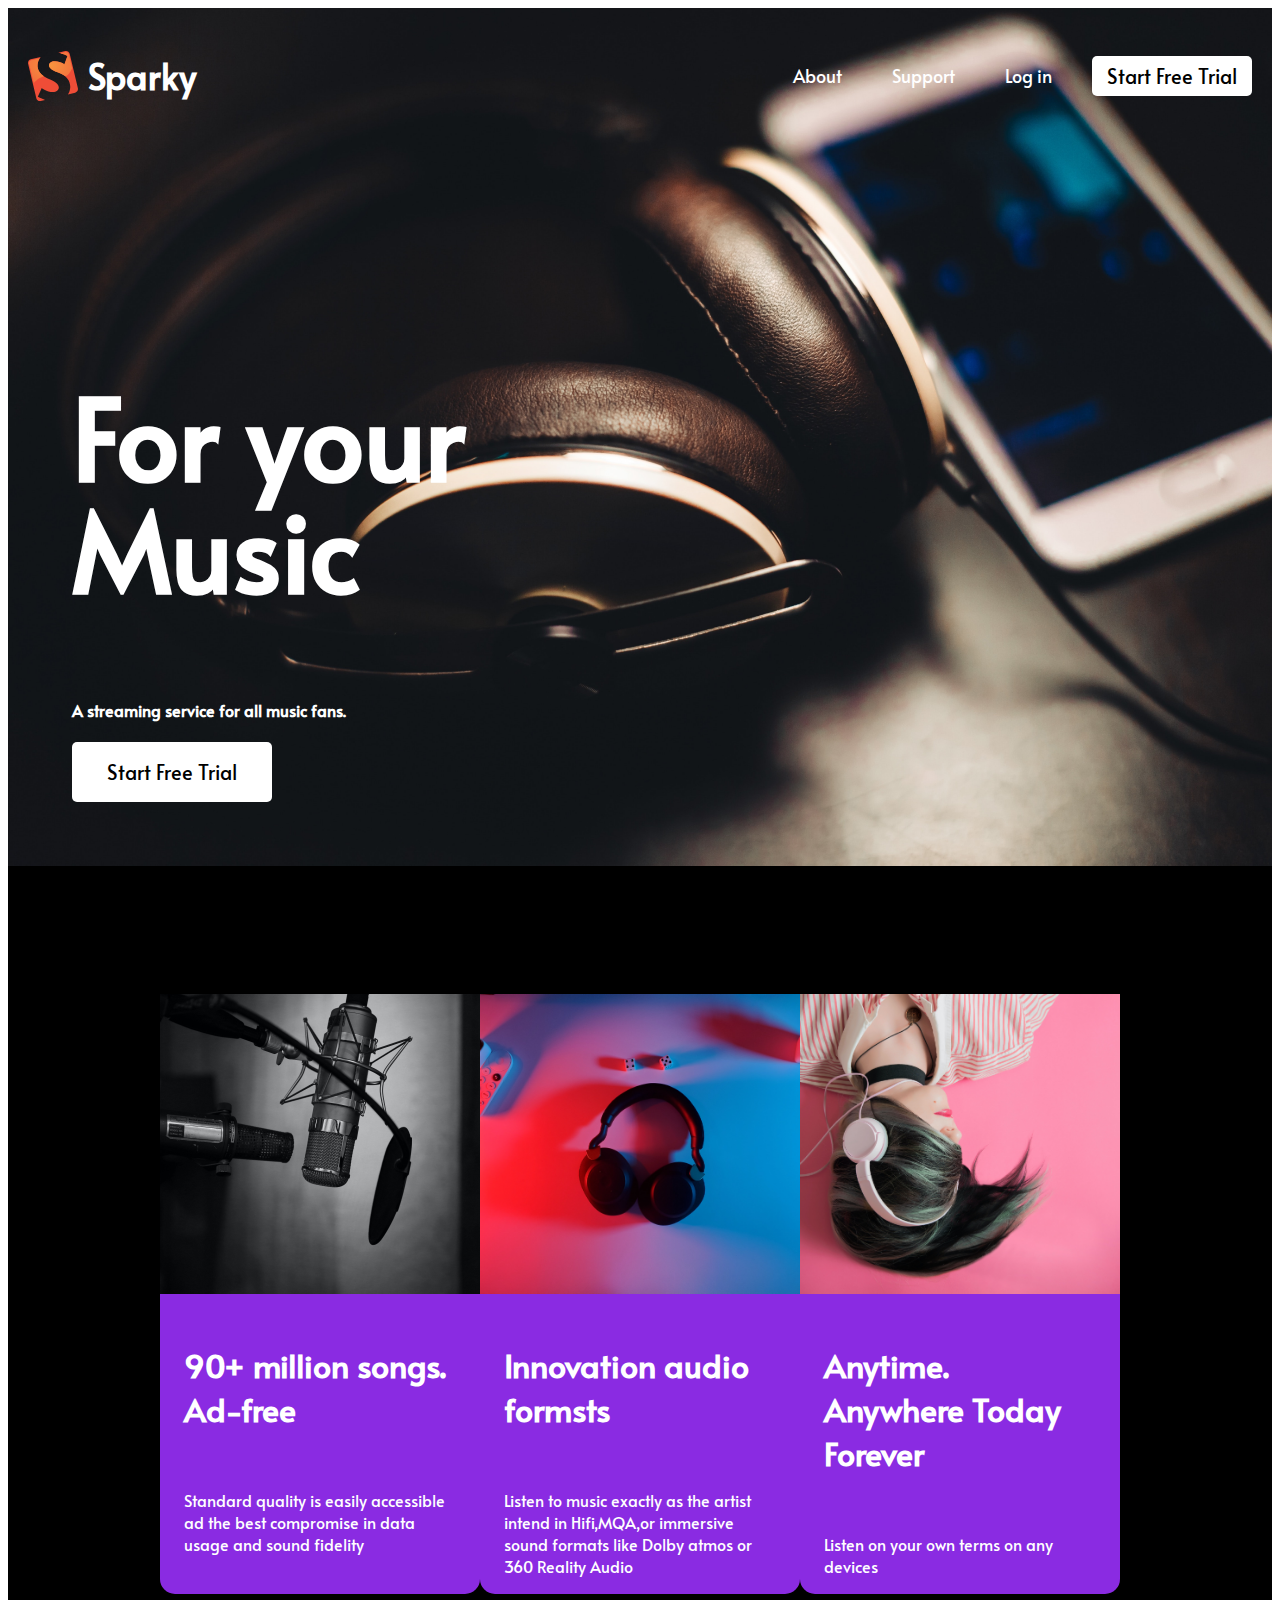
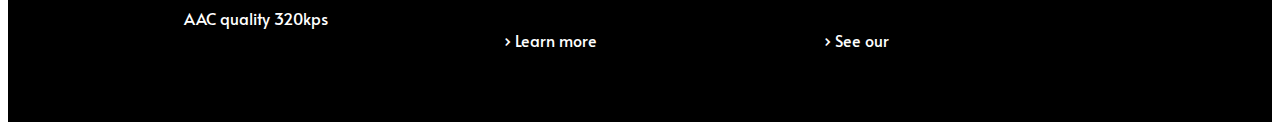
<file: index.html>
<!DOCTYPE html>
<html lang="en">
  <head>
    <meta charset="UTF-8" />
    <meta http-equiv="X-UA-Compatible" content="IE=edge" />
    <meta name="viewport" content="width=device-width, initial-scale=1.0" />
    <title>Document</title>
    <link rel="stylesheet" href="./index.css" />
  </head>
  <body>
    <!-- nav section -->
    <nav>
      <div class="navbar">
      <div class="logo-box">
        <img
          src="./assets/smashingmagazine.svg"
          alt="logo"
          class="logoimg-resize"
        />
        <h1 style="color: white; font-size:35px">Sparky</h1>        
      </div>
      <div class="link-items">
        <ul>
            <li><a href="/#">About</a></li>
            <li><a href="/#">Support</a></li>
            <li><a href="/#">Log in</a></li>
        </ul>
        <button class="nav-button">Start Free Trial</button>       
      </div>
      </div>      
      <div class="hero-bg">
        <div class="hero-box">
          <div>
            <h1 class="hero-text">For your <br>Music</h1>
            <p class="style"> A streaming service for all music fans.</p>
            <button class="hero-button"> Start Free Trial</button>
          </div>
        </div>
       </div>
    </nav>
    <main>
      <section>
        <div class="flexwrapper">
          <div class="card">
            <img src="./assets/neil-godding-NMbZ7QM3XWM-unsplash.jpg" alt="godding"/>
            <div class="cardinfo">
            <h1>90+ million songs. Ad-free</h1>
            <p> Standard quality is easily accessible ad the best compromise in data usage and sound fidelity</p>
            <p>AAC quality 320kps</p>
            </div>
          </div>
          <div class="card">
            <img src="./assets/silivan-munguarakarama-NrR9gn3lFKU-unsplash.jpg" alt="silivan"/>
            <div class="cardinfo">
            <h1>Innovation audio formsts</h1>
            <p> Listen to music exactly as the artist intend in Hifi,MQA,or immersive sound formats like Dolby atmos or 360 Reality Audio</p>
            <p>&rsaquo; Learn more</p>
            </div>
          </div>
          <div class="card">
            <img src="./assets/elice-moore-E--AUpYXbjM-unsplash.jpg" alt="elice"/>
            <div class="cardinfo">
            <h1>Anytime. Anywhere Today Forever</h1>
            <p>Listen on your own terms on any devices</p>
            <p>&rsaquo; See our</p>
            </div>
          </div>
        </div>
      </section>
    </main>
    
    
  </body>
</html>
</file>
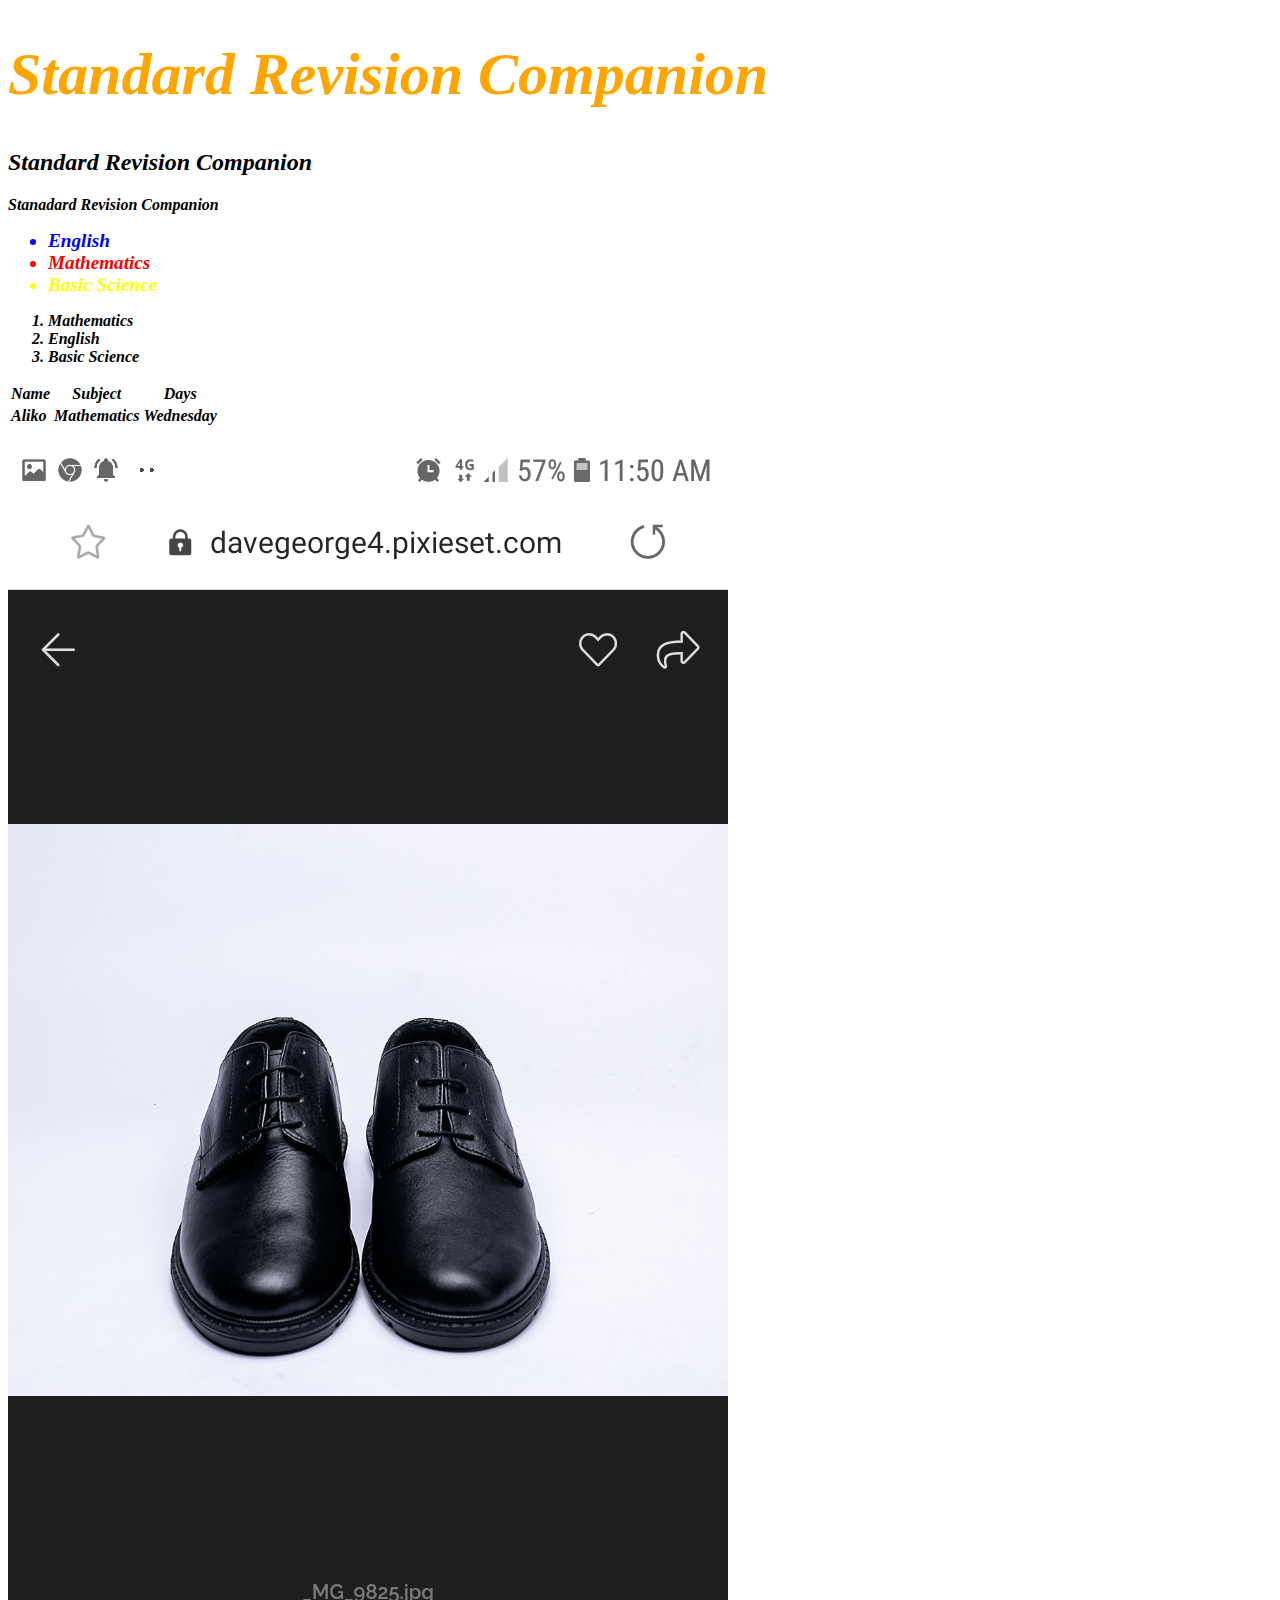
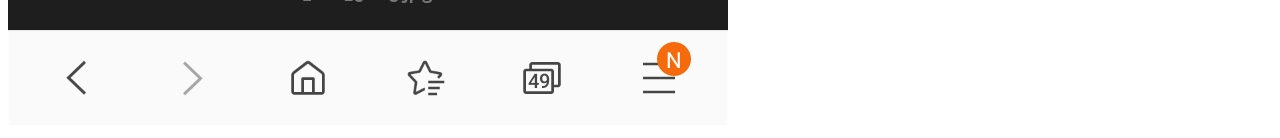
<file: homework.html>
<!DOCTYPE html>
<html lang="en">
<head>
    <meta charset="UTF-8">
    <meta http-equiv="X-UA-Compatible" content="IE=edge">
    <meta name="viewport" content="width=device-width, initial-scale=1.0">
    <title>Document</title>
    <link rel="stylesheet" href="./homework.css" />
</head>
<body>
    <h1 class="firstheading"><b><i>Standard Revision Companion</h1>
    <h2>Standard Revision Companion</h2>
    <p> Stanadard Revision Companion</p>
    <ul>
        <li class="s1">English</li>
        <li class="s2">Mathematics</li>
        <li class="s3">Basic Science</li>
    </ul>
    <ol>
        <li>Mathematics</li>
        <li>English</li>
        <li>Basic Science</li>
    </ol>
    <!--I am practising html-->
    <table>
        <tr>
           <th class="headone">Name</th>
           <th class="headtwo">Subject</th>
           <th class="headthree">Days</th>
        </tr>
        <tr>
            <td>Aliko</td>
            <td>Mathematics</td>
            <td>Wednesday</td>
        </tr>
    </table>
    <br>
    <img src="./image/IMG-20220215-WA0009.jpg" alt="shoe" >

</body>
</html>
</file>
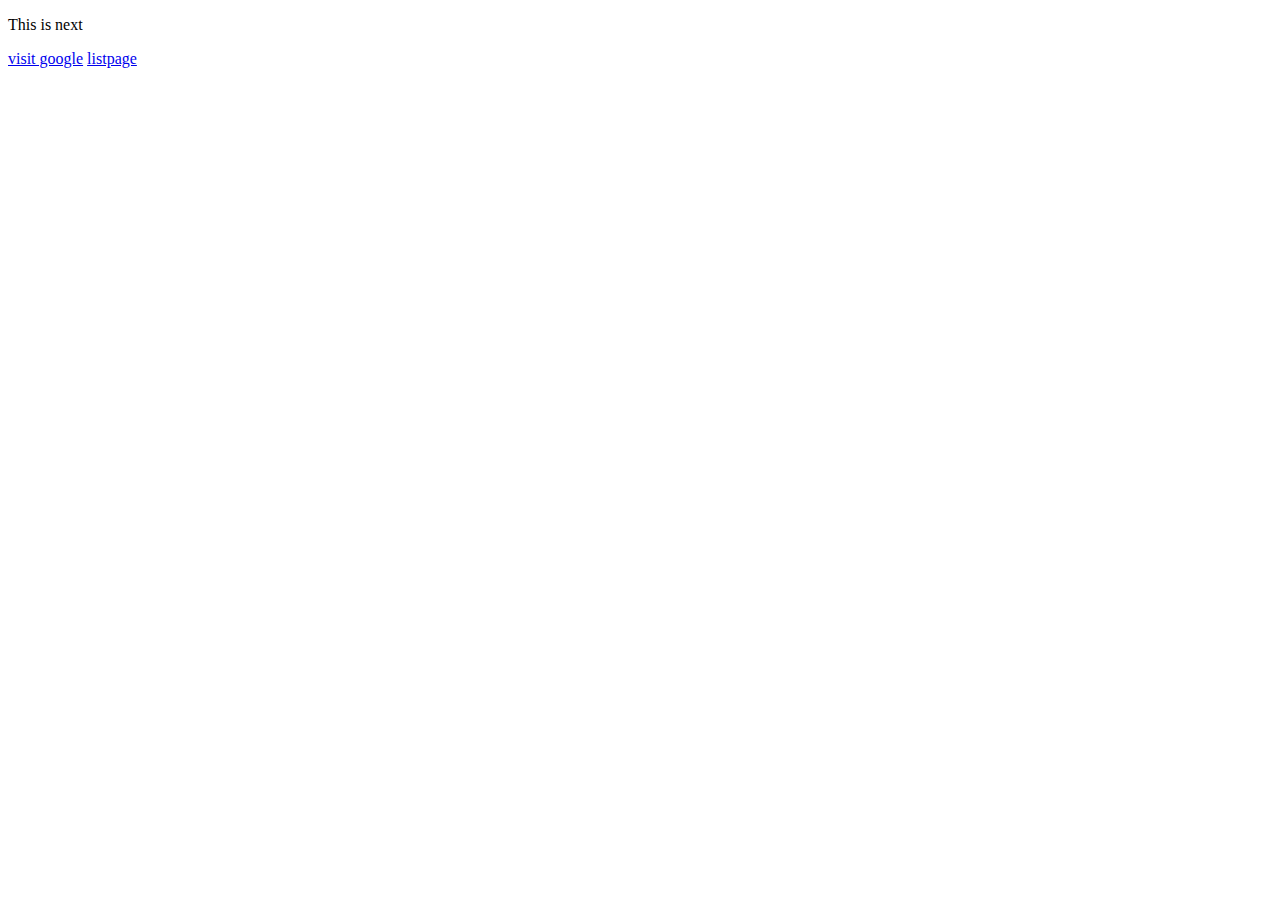
<file: list.html>
<!DOCTYPE html>
<html lang="en">
<head>
    <meta charset="UTF-8">
    <meta http-equiv="X-UA-Compatible" content="IE=edge">
    <meta name="viewport" content="width=device-width, initial-scale=1.0">
    <title>Document</title>
</head>
<body>
    <p>This is next</p>
    <a href="https://www.google.com/" target="_blank">visit google</a>
    <a href="./list.html">listpage</a>
    
    
    
</body>
</html>
</file>
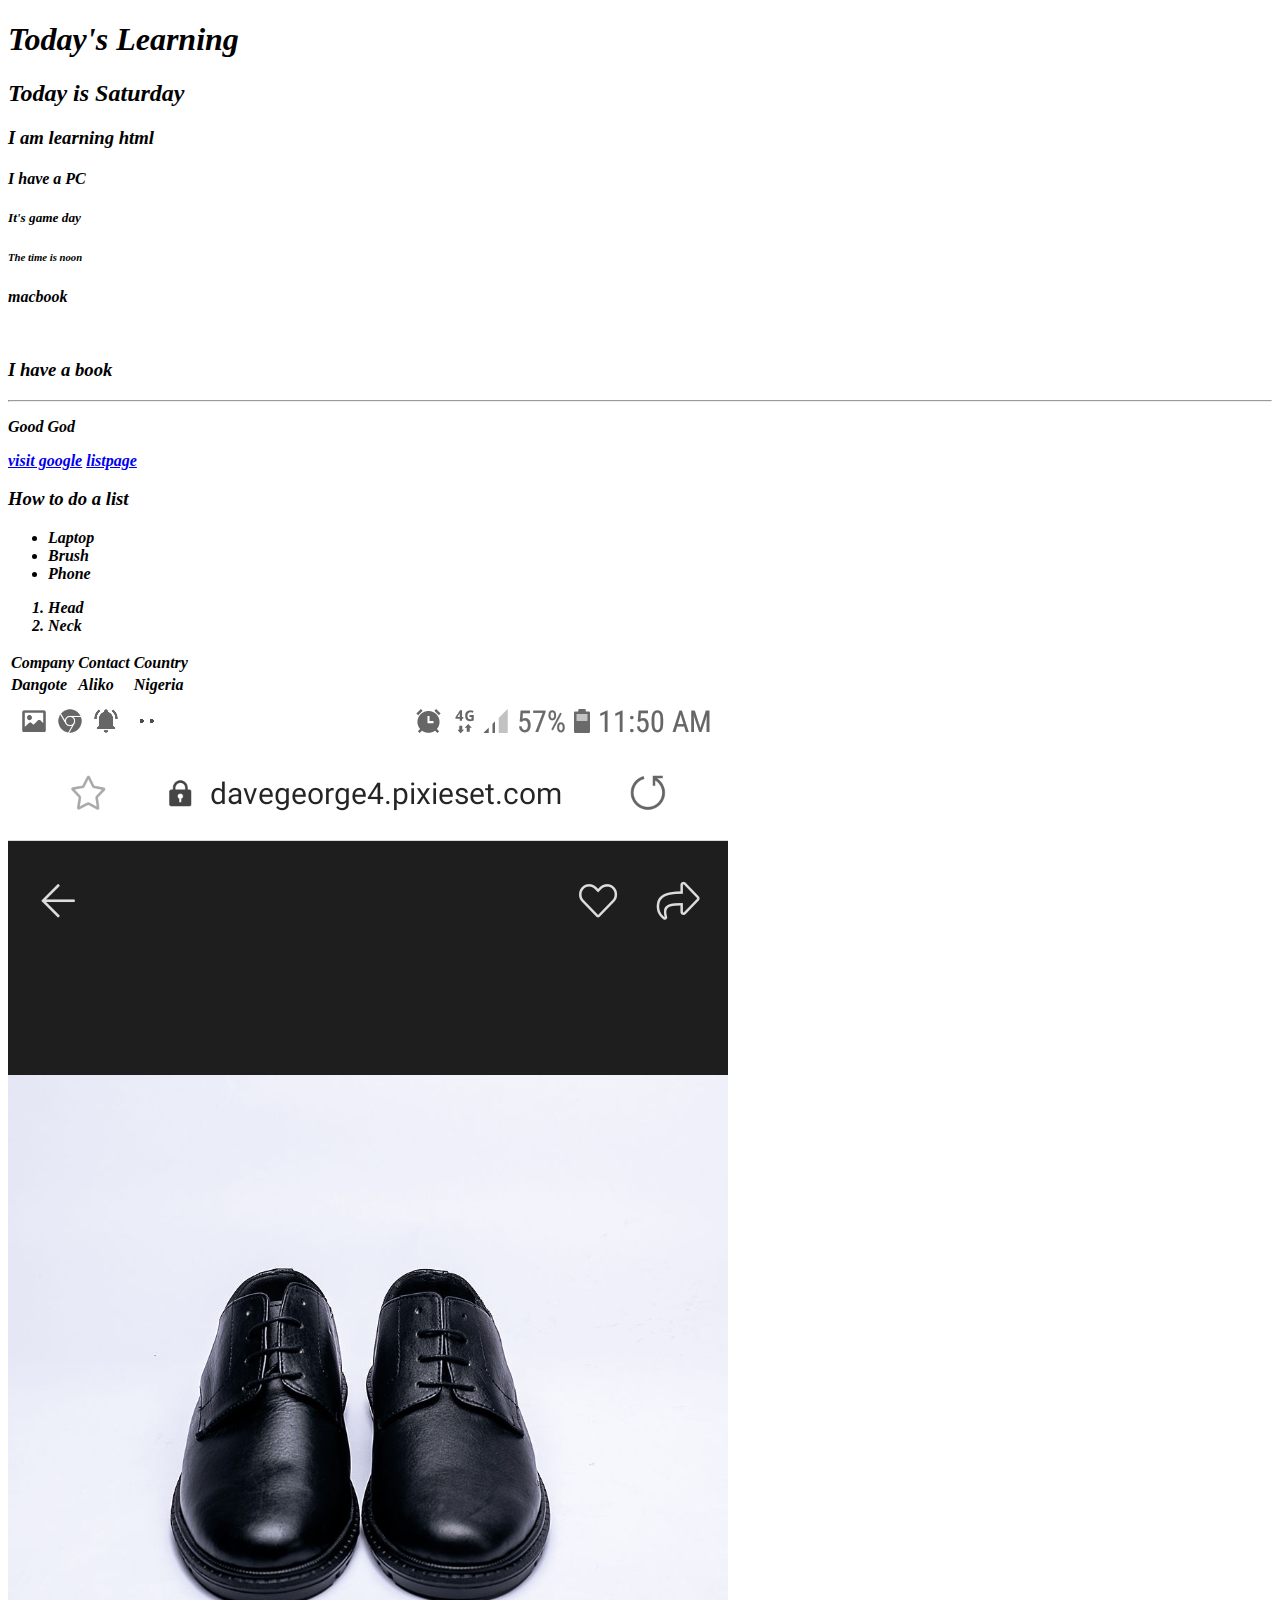
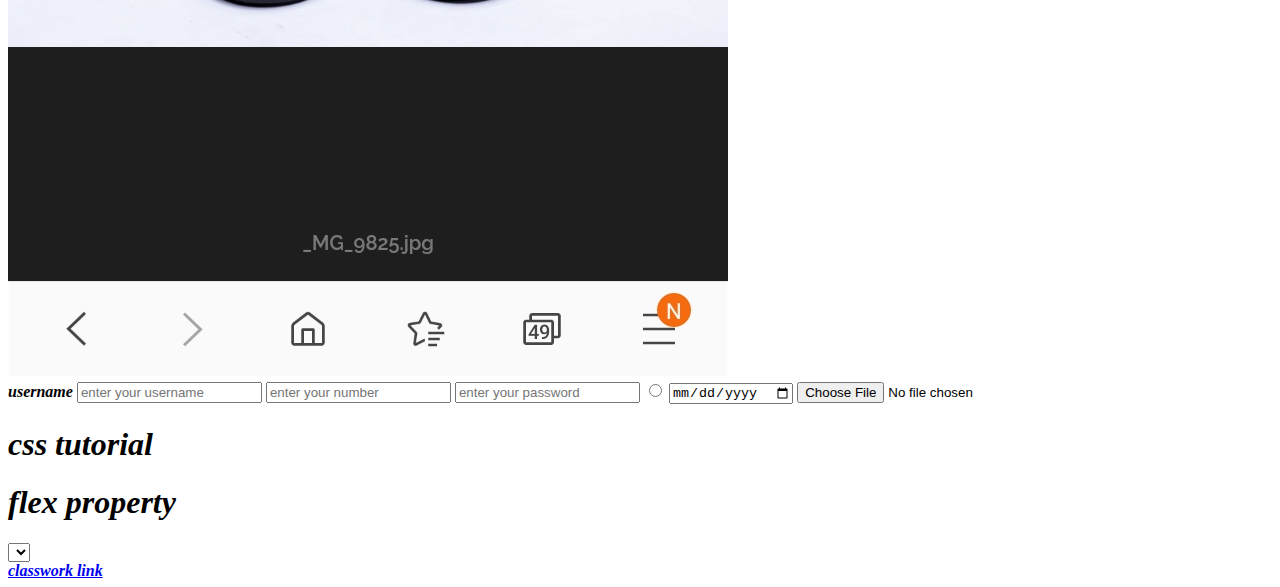
<file: renamedindex.html>
<!DOCTYPE html>
<html lang="en">
<head>
    <meta charset="UTF-8">
    <meta http-equiv="X-UA-Compatible" content="IE=edge">
    <meta name="viewport" content="width=device-width, initial-scale=1.0">
    <title>Document</title>
</head>
<body>
    <header>
    <h1><b><i>Today's Learning</h1>
    <h2>Today is Saturday</h2>
    <h3>I am learning html</h3>
    <h4>I have a PC</h4>
    <h5>It's game day</h5>
    <h6>The time is noon</h6>
    <p>macbook</p>
    <br>
    <h3>I have a book</h3>
    <hr>
    <p>Good God</p>
    <a href="https://www.google.com/">visit google</a>
    <a href="./list.html">listpage</a>
    <h3>How to do a list</h3>
    <ul>
        <li>Laptop</li>
        <li>Brush</li>
        <li>Phone</li>

    </ul>
    <ol>
        <li>Head</li>
        <li>Neck</li>
    </ol>
    <header>
        <!-- i am learning html. this is how to comment on a page-->
        <table>
            <tr>
                <th>Company</th>
                <th>Contact</th>
                <th>Country</th>
            </tr>
            <tr>
                <td>Dangote</td>
                <td>Aliko</td>
                <td>Nigeria</td>

            </tr>
        </table>
        <img src='./image/IMG-20220215-WA0009.jpg' alt='shoe'/>
        <form>
            <div>
                <label>username</label>
                <input type="text" name="username" placeholder="enter your username" />
                <input type="number" name="username" placeholder="enter your number" />
                <input type="password" name="username" placeholder="enter your password" />
                <input type="radio" name="username" placeholder="enter your number" />
                <input type="date" name="username" placeholder="enter your number" />
                <input type="file" name="username" plaholder="enter your number" />

             </div>
             <div class="flex-container">
                  <h1>css tutorial</h1>
                  <h1>flex property</h1>

             </div>
             <select></select>
        </form>


<a href="./classwork.html">classwork link</a>
</body>
</html>
</file>
<file: index.css>
@import url('https://fonts.googleapis.com/css2?family=Alata&display=swap');

* {
    text-decoration: none;
    list-style-type: none;
    font-family: Alata;
}
.navbar {
   display: flex;
   justify-content: space-between;
   max-width: 1280px;
   margin: 0 auto;
   align-items: center;
   padding: 20px;
   
}   
.logoimg-resize {
    width: 50px;
    height: 50px;
}
.logo-box {
    display: flex;
    align-items: center;
    gap: 10px;
}
.link-items {
    display: flex;
    align-items: center;
}
ul {
    display: flex;
    margin: 0px 15px;
}
ul li {
    margin: 0px 25px;
    font-size: 18px;

}
ul li a {
    color: white;
}
ul li a:hover {
    color: aqua;
    transition: 0.3s ease-in-out;
}
.nav-button {
    width: 160px;
    height: 40px;
    font-size: 20px;
    background-color: white;
    color: black;
    border: none;
    border-radius: 5px;

}
.nav-button:hover {
    color: aqua;
    background-color: orangered;
    opacity: 0.8;
    transition: 0.3s ease-in-out;
}
nav {
    background-image: url(./assets/wu-yi-QHrjh49sjRA-unsplash.jpg);
    background-size: cover;
    background-repeat: no-repeat;
    background-position: center;
    width: 100%;
}
.hero-bg {
    margin-top: 6rem;
}
.hero-box {
    display: flex;
    align-items: center;
    max-width: 1280px;
    height: 100%;
    padding: 4rem;
}
.hero-box div {
    display: flex;
    flex-direction: column;
    gap: 5px;
}
.hero-text {
    font-size: 7em;
    color: white;
    line-height: 1em;
}
.style {
    font-weight: bold;
    color: white;
}
.hero-button {
    width: 200px;
    height: 60px;
    font-size: 20px;
    background-color: white;
    color: black;
    border: none;
    border-radius: 5px;
}
.hero-button:hover {
    color: aqua;
} 
section {
    background-color: black;
    max-width: 1340px;
    margin: 0 auto;
    color: white;
}
.flexwrapper {
    display: flex;
    justify-content: center;
    align-items: center;
    padding: 8rem 0rem;
}
.flexwrapper .card {
    width: 320px;
    height: 600px;
    border-radius: 15px;
    background-color: blueviolet;

}
.flexwrapper .card img {
    width: 100%;
    height: 300px;
    object-fit: cover;
}
.cardinfo {
    display: flex;
    flex-direction: column;
    gap: 20px;
    padding: 1.5rem;
}
</file>
<file: homework.css>
.firstheading {
    font-size: 60px;
    color: orange;
    justify-content: left;
}
.s1 {
    font-size: larger;
    color: blue;
}
.s2 {
    font-size: larger;
    color: red;
}
.s3 {
    font-size: larger;
    color: yellow;
}
</file>
